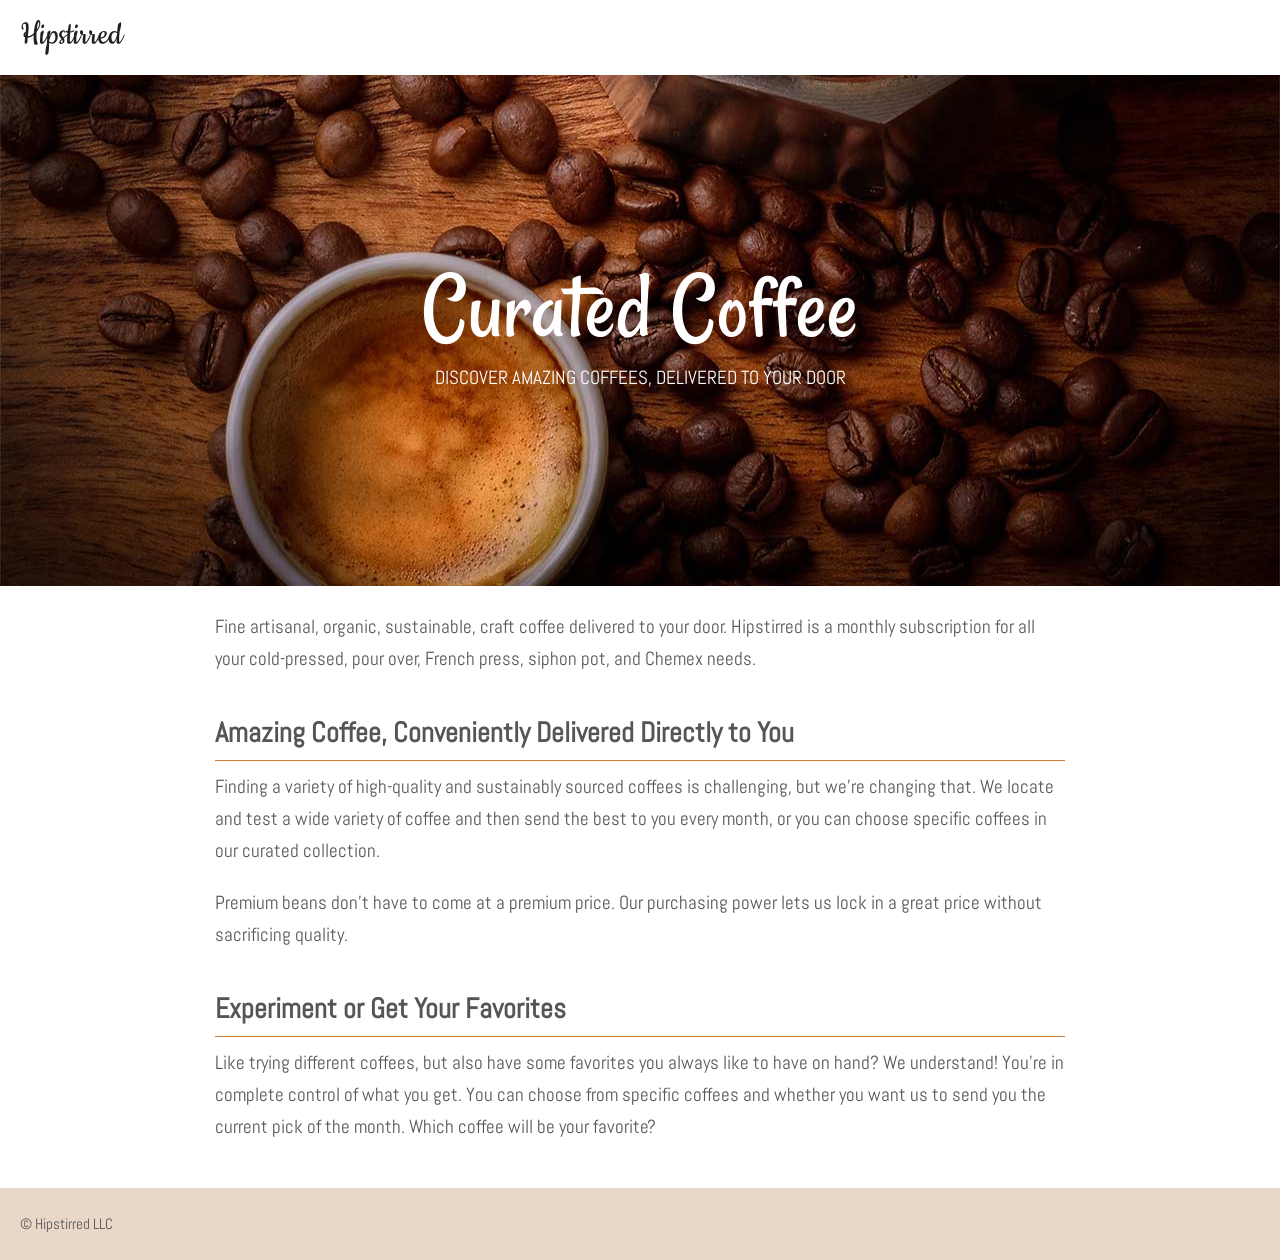
<file: Hipstirred Box Model Done/index.html>
<!DOCTYPE html>
<html lang="en">
<head>
	<meta charset="UTF-8">
	<meta name="viewport" content="width=device-width, initial-scale=1">
	<title>Great coffee, delivered to your door - Hipstirred</title>
	<link rel="preconnect" href="https://fonts.googleapis.com">
	<link rel="preconnect" href="https://fonts.gstatic.com" crossorigin>
	<link href="https://fonts.googleapis.com/css2?family=Abel&family=Rancho&display=swap" rel="stylesheet">
	<link rel="stylesheet" href="main.css">
</head>
<body>
	<div class="wrapper">
		<header>
			<img src="images/logo.svg" height="35" width="105" alt="Hipstirred">
		</header>
		<div class="hero">
			<h1>Curated Coffee</h1>
			<p>Discover amazing coffees, delivered to your door</p>
		</div>
		<main>
			<p>Fine artisanal, organic, sustainable, craft coffee delivered to your door. Hipstirred is a monthly subscription for all your cold-pressed, pour over, French press, siphon pot, and Chemex needs.</p>

			<h2>Amazing Coffee, Conveniently Delivered Directly to You</h2>
			<p>Finding a variety of high-quality and sustainably sourced coffees is challenging, but we’re changing that. We locate and test a wide variety of coffee and then send the best to you every month, or you can choose specific coffees in our curated collection.</p>
			<p>Premium beans don’t have to come at a premium price. Our purchasing power lets us lock in a great price without sacrificing quality.</p>
			
			<h2>Experiment or Get Your Favorites</h2>
			<p>Like trying different coffees, but also have some favorites you always like to have on hand? We understand! You’re in complete control of what you get. You can choose from specific coffees and whether you want us to send you the current pick of the month. Which coffee will be your favorite?</p>
		</main>
	</div>
	<footer>
		<div class="wrapper">
			<p>© Hipstirred LLC</p>
		</div>
	</footer>
</body>
</html>
</file>
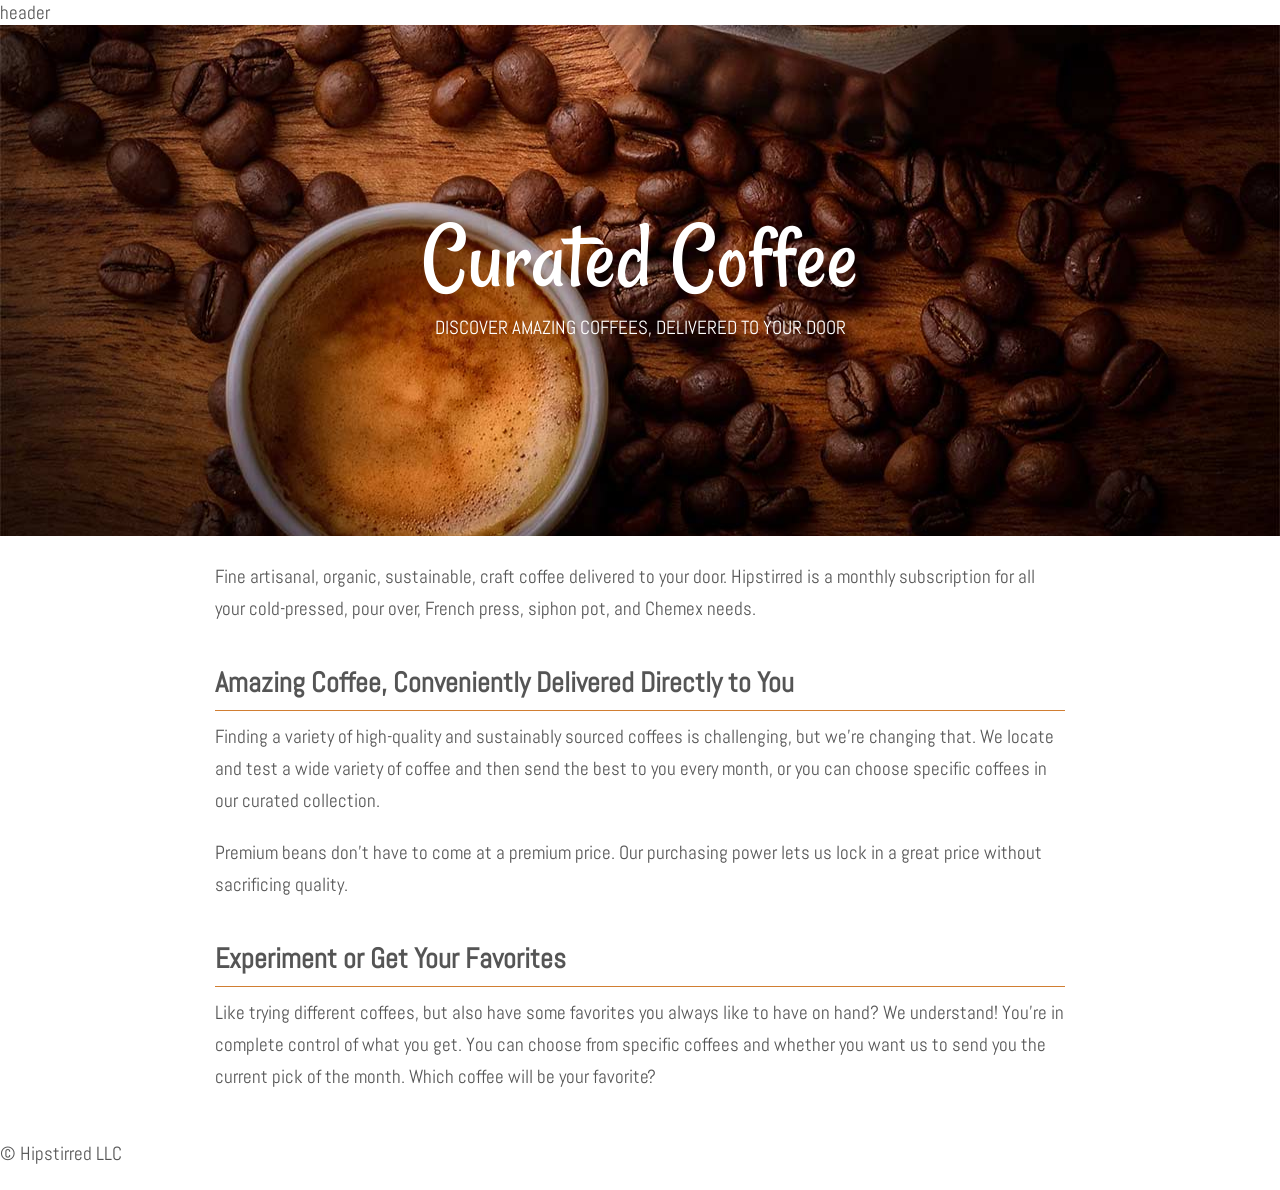
<file: Hipstirred Box Model/index.html>
<!DOCTYPE html>
<html lang="en">
<head>
	<meta charset="UTF-8">
	<meta name="viewport" content="width=device-width, initial-scale=1">
	<title>Great coffee, delivered to your door - Hipstirred</title>
	<link rel="preconnect" href="https://fonts.googleapis.com">
	<link rel="preconnect" href="https://fonts.gstatic.com" crossorigin>
	<link href="https://fonts.googleapis.com/css2?family=Abel&family=Rancho&display=swap" rel="stylesheet">
	<link rel="stylesheet" href="main.css">
</head>
<body>
	<header>header</header>
	<div class="hero">
		<h1>Curated Coffee</h1>
		<p>Discover amazing coffees, delivered to your door</p>
	</div>
	<main>
		<p>Fine artisanal, organic, sustainable, craft coffee delivered to your door. Hipstirred is a monthly subscription for all your cold-pressed, pour over, French press, siphon pot, and Chemex needs.</p>

		<h2>Amazing Coffee, Conveniently Delivered Directly to You</h2>
		<p>Finding a variety of high-quality and sustainably sourced coffees is challenging, but we’re changing that. We locate and test a wide variety of coffee and then send the best to you every month, or you can choose specific coffees in our curated collection.</p>
		<p>Premium beans don’t have to come at a premium price. Our purchasing power lets us lock in a great price without sacrificing quality.</p>

		<h2>Experiment or Get Your Favorites</h2>
		<p>Like trying different coffees, but also have some favorites you always like to have on hand? We understand! You’re in complete control of what you get. You can choose from specific coffees and whether you want us to send you the current pick of the month. Which coffee will be your favorite?</p>
	</main>
	<footer>
		<p>© Hipstirred LLC</p>
	</footer>
</body>
</html>
</file>
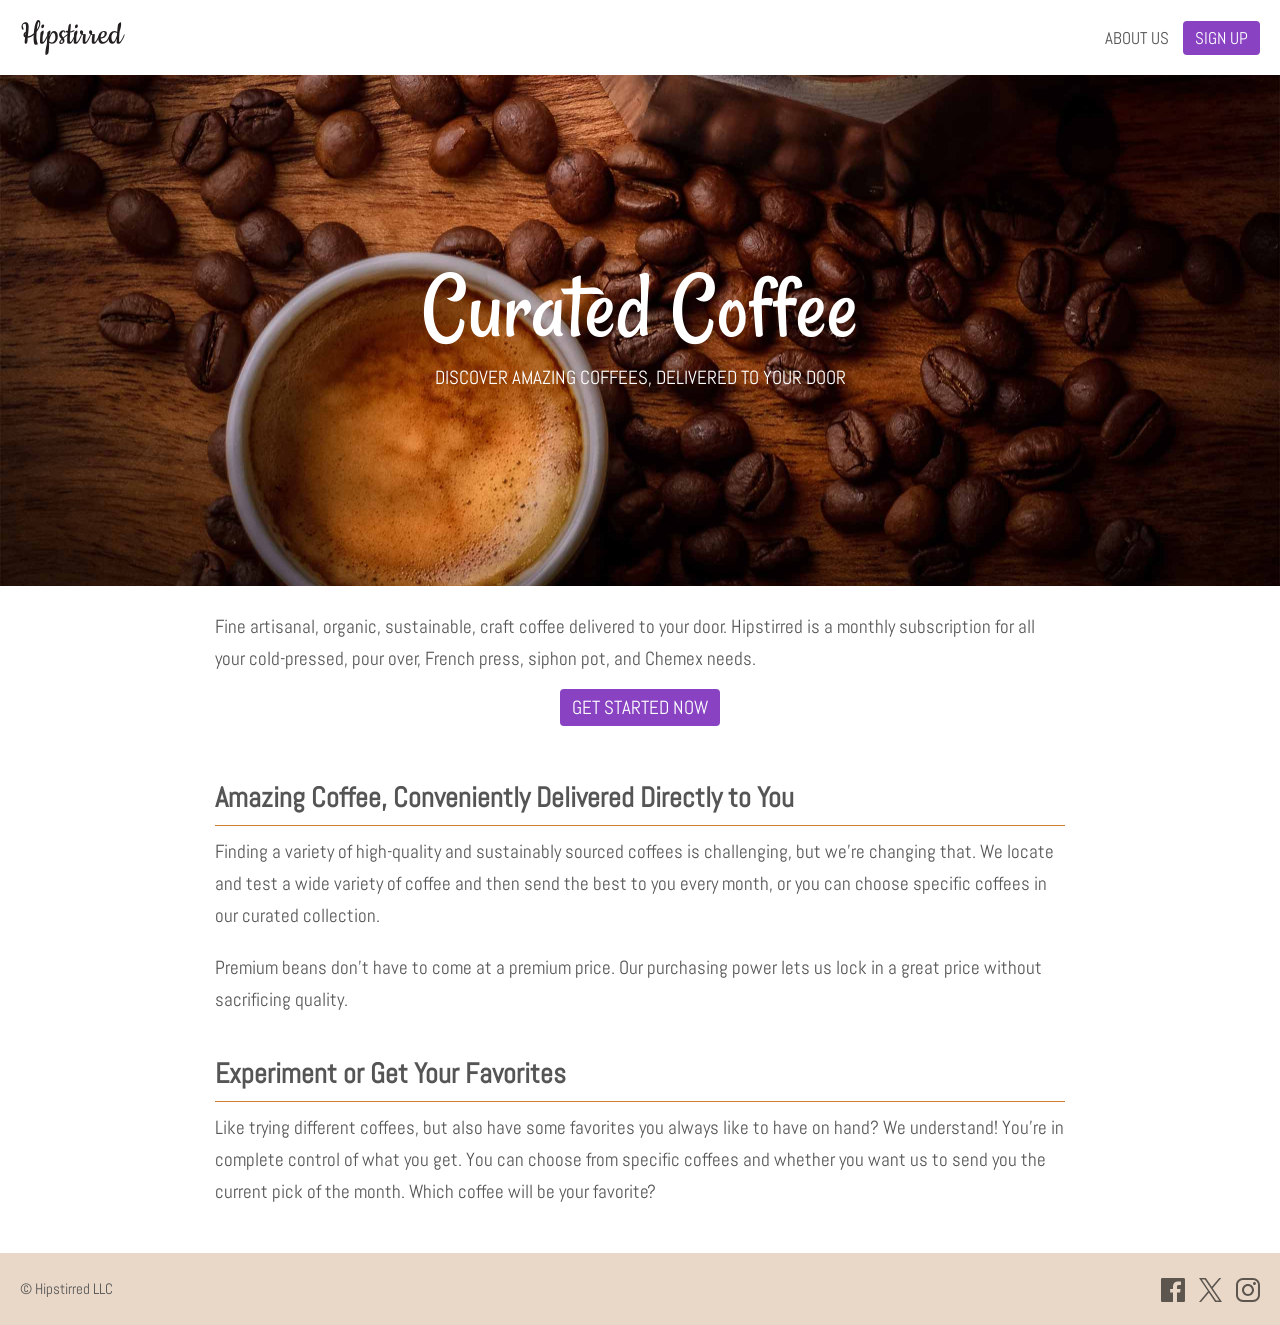
<file: Hipstirred CSS Buttons Done/index.html>
<!DOCTYPE html>
<html lang="en">
<head>
	<meta charset="UTF-8">
	<meta name="viewport" content="width=device-width, initial-scale=1">
	<title>Great coffee, delivered to your door - Hipstirred</title>
	<link rel="preconnect" href="https://fonts.googleapis.com">
	<link rel="preconnect" href="https://fonts.gstatic.com" crossorigin>
	<link href="https://fonts.googleapis.com/css2?family=Abel&family=Rancho&display=swap" rel="stylesheet">
	<link rel="stylesheet" href="main.css">
</head>
<body>
	<div class="wrapper">
		<header>
			<img src="images/logo.svg" height="35" width="105" alt="Hipstirred">
			<nav>
				<ul>
					<li><a href="about.html">About Us</a></li>
					<li><a href="signup.html" class="button">Sign Up</a></li>
				</ul>
			</nav>
		</header>
		<div class="hero">
			<h1>Curated Coffee</h1>
			<p>Discover amazing coffees, delivered to your door</p>
		</div>
		<main>
			<p>Fine artisanal, organic, sustainable, craft coffee delivered to your door. Hipstirred is a monthly subscription for all your cold-pressed, pour over, French press, siphon pot, and Chemex needs.</p>
			
			<div class="call-to-action">
				<a href="signup.html" class="button">Get Started Now</a>
			</div>

			<h2>Amazing Coffee, Conveniently Delivered Directly to You</h2>
			<p>Finding a variety of high-quality and sustainably sourced coffees is challenging, but we’re changing that. We locate and test a wide variety of coffee and then send the best to you every month, or you can choose specific coffees in our curated collection.</p>
			<p>Premium beans don’t have to come at a premium price. Our purchasing power lets us lock in a great price without sacrificing quality.</p>
			
			<h2>Experiment or Get Your Favorites</h2>
			<p>Like trying different coffees, but also have some favorites you always like to have on hand? We understand! You’re in complete control of what you get. You can choose from specific coffees and whether you want us to send you the current pick of the month. Which coffee will be your favorite?</p>
		</main>
	</div>
	<footer>
		<div class="wrapper">
			<p>© Hipstirred LLC</p>
			<div class="social">
				<a href="https://www.facebook.com">
					<img src="images/social-icons/facebook.svg" width="24" height="24" alt="Facebook">
				</a>
				<a href="https://x.com">
					<img src="images/social-icons/x.svg" width="23" height="24" alt="X">
				</a>
				<a href="https://www.instagram.com">
					<img src="images/social-icons/instagram.svg" width="24" height="24" alt="Instagram">
				</a>
			</div>
		</div>
	</footer>
</body>
</html>
</file>
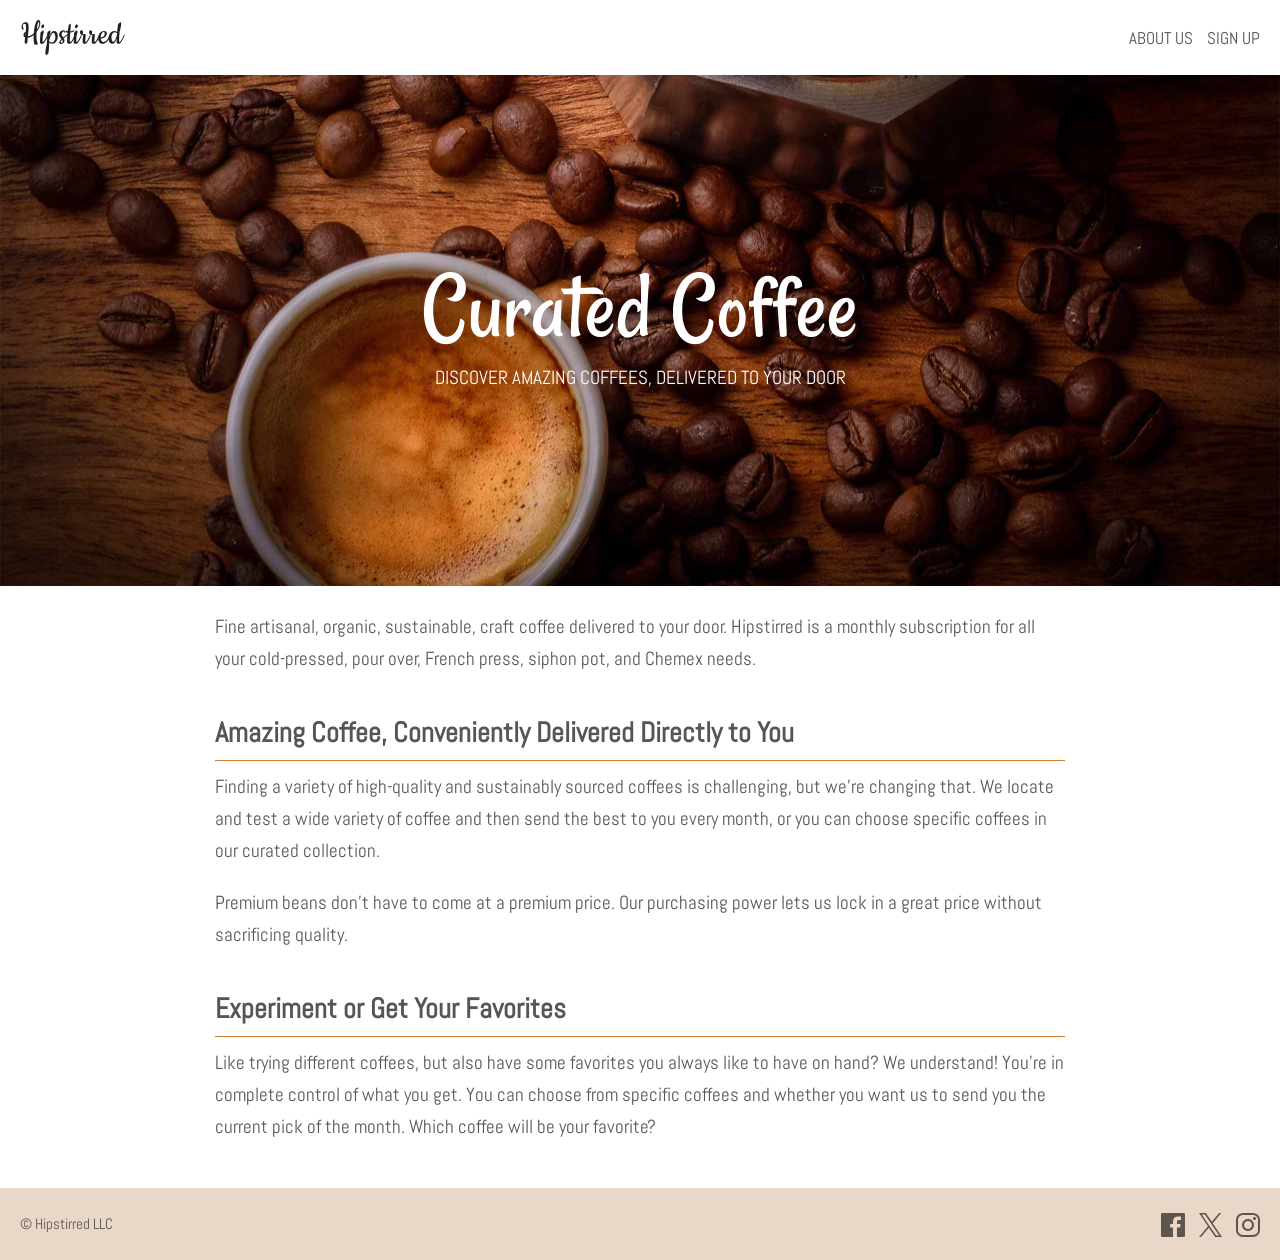
<file: Hipstirred CSS Buttons/index.html>
<!DOCTYPE html>
<html lang="en">
<head>
	<meta charset="UTF-8">
	<meta name="viewport" content="width=device-width, initial-scale=1">
	<title>Great coffee, delivered to your door - Hipstirred</title>
	<link rel="preconnect" href="https://fonts.googleapis.com">
	<link rel="preconnect" href="https://fonts.gstatic.com" crossorigin>
	<link href="https://fonts.googleapis.com/css2?family=Abel&family=Rancho&display=swap" rel="stylesheet">
	<link rel="stylesheet" href="main.css">
</head>
<body>
	<div class="wrapper">
		<header>
			<img src="images/logo.svg" height="35" width="105" alt="Hipstirred">
			<nav>
				<ul>
					<li><a href="about.html">About Us</a></li>
					<li><a href="signup.html">Sign Up</a></li>
				</ul>
			</nav>
		</header>
		<div class="hero">
			<h1>Curated Coffee</h1>
			<p>Discover amazing coffees, delivered to your door</p>
		</div>
		<main>
			<p>Fine artisanal, organic, sustainable, craft coffee delivered to your door. Hipstirred is a monthly subscription for all your cold-pressed, pour over, French press, siphon pot, and Chemex needs.</p>
			
			<h2>Amazing Coffee, Conveniently Delivered Directly to You</h2>
			<p>Finding a variety of high-quality and sustainably sourced coffees is challenging, but we’re changing that. We locate and test a wide variety of coffee and then send the best to you every month, or you can choose specific coffees in our curated collection.</p>
			<p>Premium beans don’t have to come at a premium price. Our purchasing power lets us lock in a great price without sacrificing quality.</p>
			
			<h2>Experiment or Get Your Favorites</h2>
			<p>Like trying different coffees, but also have some favorites you always like to have on hand? We understand! You’re in complete control of what you get. You can choose from specific coffees and whether you want us to send you the current pick of the month. Which coffee will be your favorite?</p>
		</main>
	</div>
	<footer>
		<div class="wrapper">
			<p>© Hipstirred LLC</p>
			<div class="social">
				<a href="https://www.facebook.com">
					<img src="images/social-icons/facebook.svg" width="24" height="24" alt="Facebook">
				</a>
				<a href="https://x.com">
					<img src="images/social-icons/x.svg" width="23" height="24" alt="X">
				</a>
				<a href="https://www.instagram.com">
					<img src="images/social-icons/instagram.svg" width="24" height="24" alt="Instagram">
				</a>
			</div>
		</div>
	</footer>
</body>
</html>
</file>
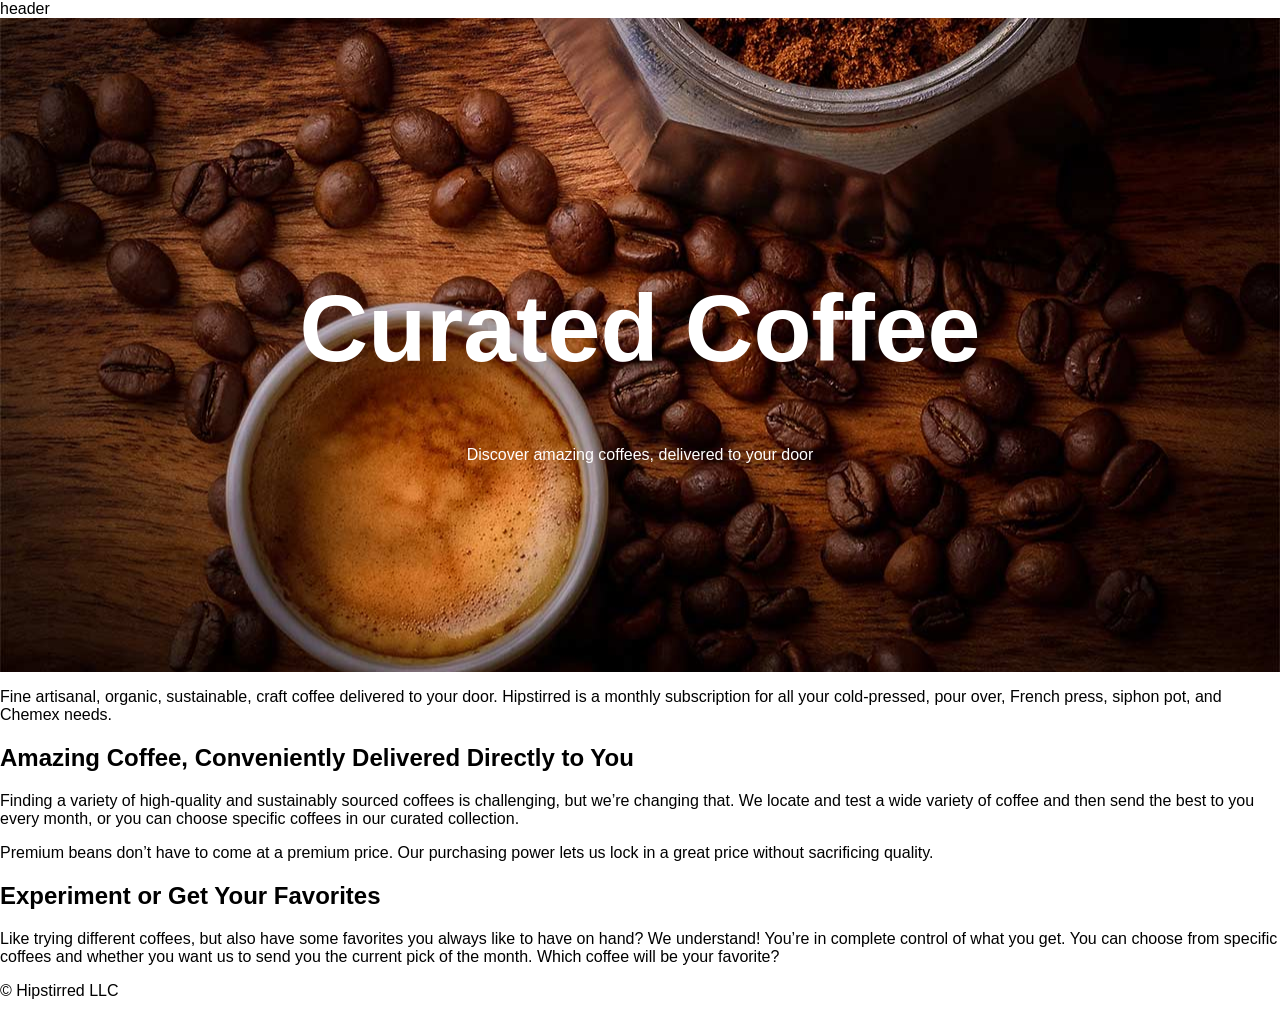
<file: Hipstirred Custom Fonts/index.html>
<!DOCTYPE html>
<html lang="en">
<head>
	<meta charset="UTF-8">
	<meta name="viewport" content="width=device-width, initial-scale=1">
	<title>Great coffee, delivered to your door - Hipstirred</title>
	<link rel="stylesheet" href="main.css">
</head>
<body>
	<header>header</header>
	<div class="hero">
		<h1>Curated Coffee</h1>
		<p>Discover amazing coffees, delivered to your door</p>
	</div>
	<main>
		<p>Fine artisanal, organic, sustainable, craft coffee delivered to your door. Hipstirred is a monthly subscription for all your cold-pressed, pour over, French press, siphon pot, and Chemex needs.</p>

		<h2>Amazing Coffee, Conveniently Delivered Directly to You</h2>
		<p>Finding a variety of high-quality and sustainably sourced coffees is challenging, but we’re changing that. We locate and test a wide variety of coffee and then send the best to you every month, or you can choose specific coffees in our curated collection.</p>
		<p>Premium beans don’t have to come at a premium price. Our purchasing power lets us lock in a great price without sacrificing quality.</p>

		<h2>Experiment or Get Your Favorites</h2>
		<p>Like trying different coffees, but also have some favorites you always like to have on hand? We understand! You’re in complete control of what you get. You can choose from specific coffees and whether you want us to send you the current pick of the month. Which coffee will be your favorite?</p>
	</main>
	<footer>
		<p>© Hipstirred LLC</p>
	</footer>
</body>
</html>
</file>
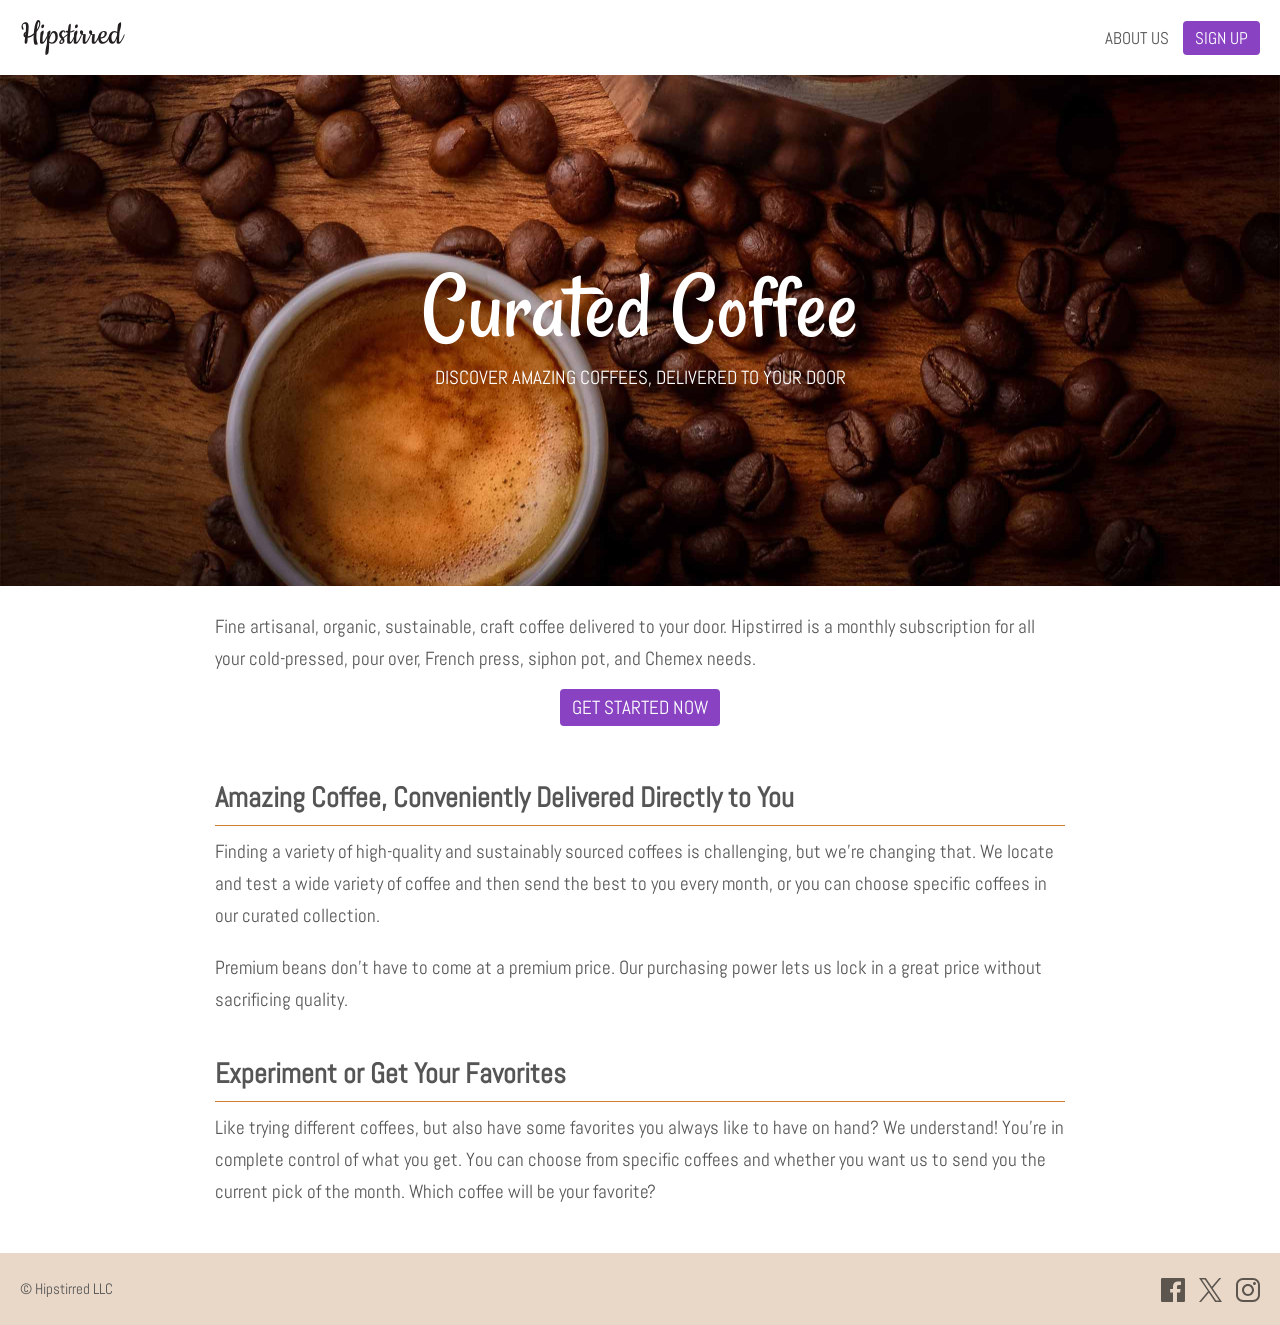
<file: Hipstirred Form Style Done/index.html>
<!DOCTYPE html>
<html lang="en">
<head>
	<meta charset="UTF-8">
	<meta name="viewport" content="width=device-width, initial-scale=1">
	<title>Great coffee, delivered to your door - Hipstirred</title>
	<link rel="preconnect" href="https://fonts.googleapis.com">
	<link rel="preconnect" href="https://fonts.gstatic.com" crossorigin>
	<link href="https://fonts.googleapis.com/css2?family=Abel&family=Rancho&display=swap" rel="stylesheet">
	<link rel="stylesheet" href="main.css">
</head>
<body>
	<div class="wrapper">
		<header>
			<a href="index.html"><img src="images/logo.svg" height="35" width="105" alt="Hipstirred"></a>
			<nav>
				<ul>
					<li><a href="about.html">About Us</a></li>
					<li><a href="signup.html" class="button">Sign Up</a></li>
				</ul>
			</nav>
		</header>
		<div class="hero">
			<h1>Curated Coffee</h1>
			<p>Discover amazing coffees, delivered to your door</p>
		</div>
		<main>
			<p>Fine artisanal, organic, sustainable, craft coffee delivered to your door. Hipstirred is a monthly subscription for all your cold-pressed, pour over, French press, siphon pot, and Chemex needs.</p>

			<div class="call-to-action">
				<a href="signup.html" class="button">Get Started Now</a>
			</div>
			
			<h2>Amazing Coffee, Conveniently Delivered Directly to You</h2>
			<p>Finding a variety of high-quality and sustainably sourced coffees is challenging, but we’re changing that. We locate and test a wide variety of coffee and then send the best to you every month, or you can choose specific coffees in our curated collection.</p>
			<p>Premium beans don’t have to come at a premium price. Our purchasing power lets us lock in a great price without sacrificing quality.</p>
			
			<h2>Experiment or Get Your Favorites</h2>
			<p>Like trying different coffees, but also have some favorites you always like to have on hand? We understand! You’re in complete control of what you get. You can choose from specific coffees and whether you want us to send you the current pick of the month. Which coffee will be your favorite?</p>
		</main>
	</div>
	<footer>
		<div class="wrapper">
			<p>© Hipstirred LLC</p>
			<div class="social">
				<a href="https://www.facebook.com">
					<img src="images/social-icons/facebook.svg" width="24" height="24" alt="Facebook">
				</a>
				<a href="https://x.com">
					<img src="images/social-icons/x.svg" width="23" height="24" alt="X">
				</a>
				<a href="https://www.instagram.com">
					<img src="images/social-icons/instagram.svg" width="24" height="24" alt="Instagram">
				</a>
			</div>
		</div>
	</footer>
</body>
</html>
</file>
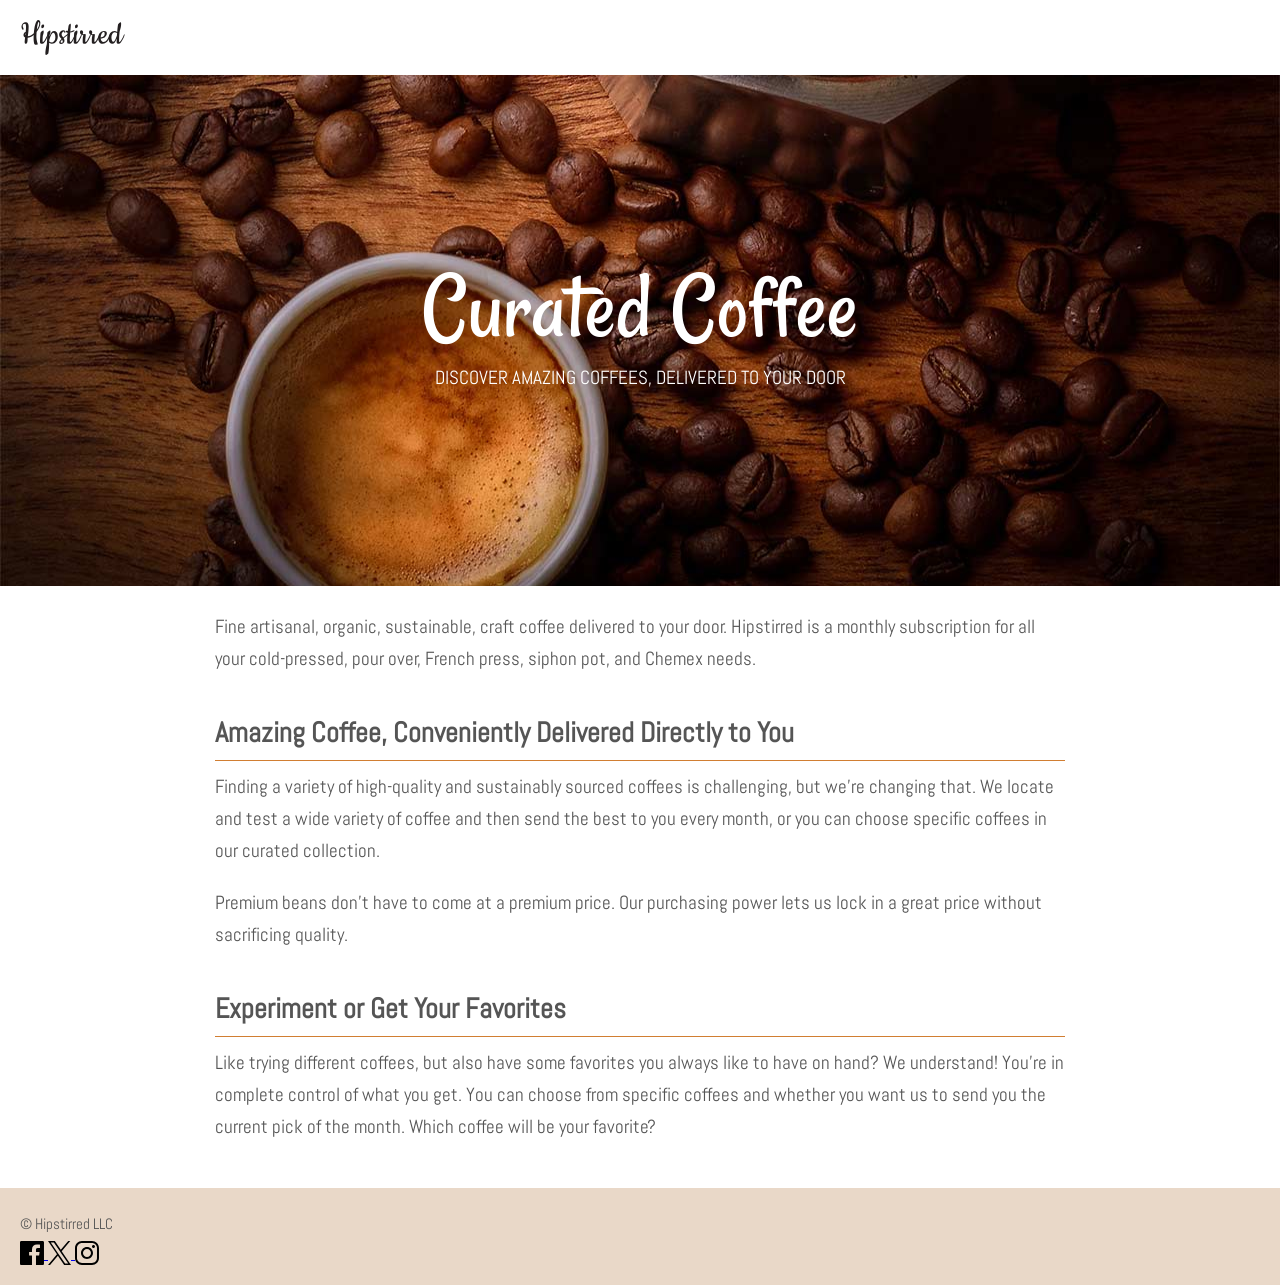
<file: Hipstirred Navbar Layout/index.html>
<!DOCTYPE html>
<html lang="en">
<head>
	<meta charset="UTF-8">
	<meta name="viewport" content="width=device-width, initial-scale=1">
	<title>Great coffee, delivered to your door - Hipstirred</title>
	<link rel="preconnect" href="https://fonts.googleapis.com">
	<link rel="preconnect" href="https://fonts.gstatic.com" crossorigin>
	<link href="https://fonts.googleapis.com/css2?family=Abel&family=Rancho&display=swap" rel="stylesheet">
	<link rel="stylesheet" href="main.css">
</head>
<body>
	<div class="wrapper">
		<header>
			<img src="images/logo.svg" height="35" width="105" alt="Hipstirred">
		</header>
		<div class="hero">
			<h1>Curated Coffee</h1>
			<p>Discover amazing coffees, delivered to your door</p>
		</div>
		<main>
			<p>Fine artisanal, organic, sustainable, craft coffee delivered to your door. Hipstirred is a monthly subscription for all your cold-pressed, pour over, French press, siphon pot, and Chemex needs.</p>
			
			<h2>Amazing Coffee, Conveniently Delivered Directly to You</h2>
			<p>Finding a variety of high-quality and sustainably sourced coffees is challenging, but we’re changing that. We locate and test a wide variety of coffee and then send the best to you every month, or you can choose specific coffees in our curated collection.</p>
			<p>Premium beans don’t have to come at a premium price. Our purchasing power lets us lock in a great price without sacrificing quality.</p>
			
			<h2>Experiment or Get Your Favorites</h2>
			<p>Like trying different coffees, but also have some favorites you always like to have on hand? We understand! You’re in complete control of what you get. You can choose from specific coffees and whether you want us to send you the current pick of the month. Which coffee will be your favorite?</p>
		</main>
	</div>
	<footer>
		<div class="wrapper">
			<p>© Hipstirred LLC</p>
			<div class="social">
				<a href="https://www.facebook.com">
					<img src="images/social-icons/facebook.svg" width="24" height="24" alt="Facebook">
				</a>
				<a href="https://x.com">
					<img src="images/social-icons/x.svg" width="23" height="24" alt="X">
				</a>
				<a href="https://www.instagram.com">
					<img src="images/social-icons/instagram.svg" width="24" height="24" alt="Instagram">
				</a>
			</div>
		</div>
	</footer>
</body>
</html>
</file>
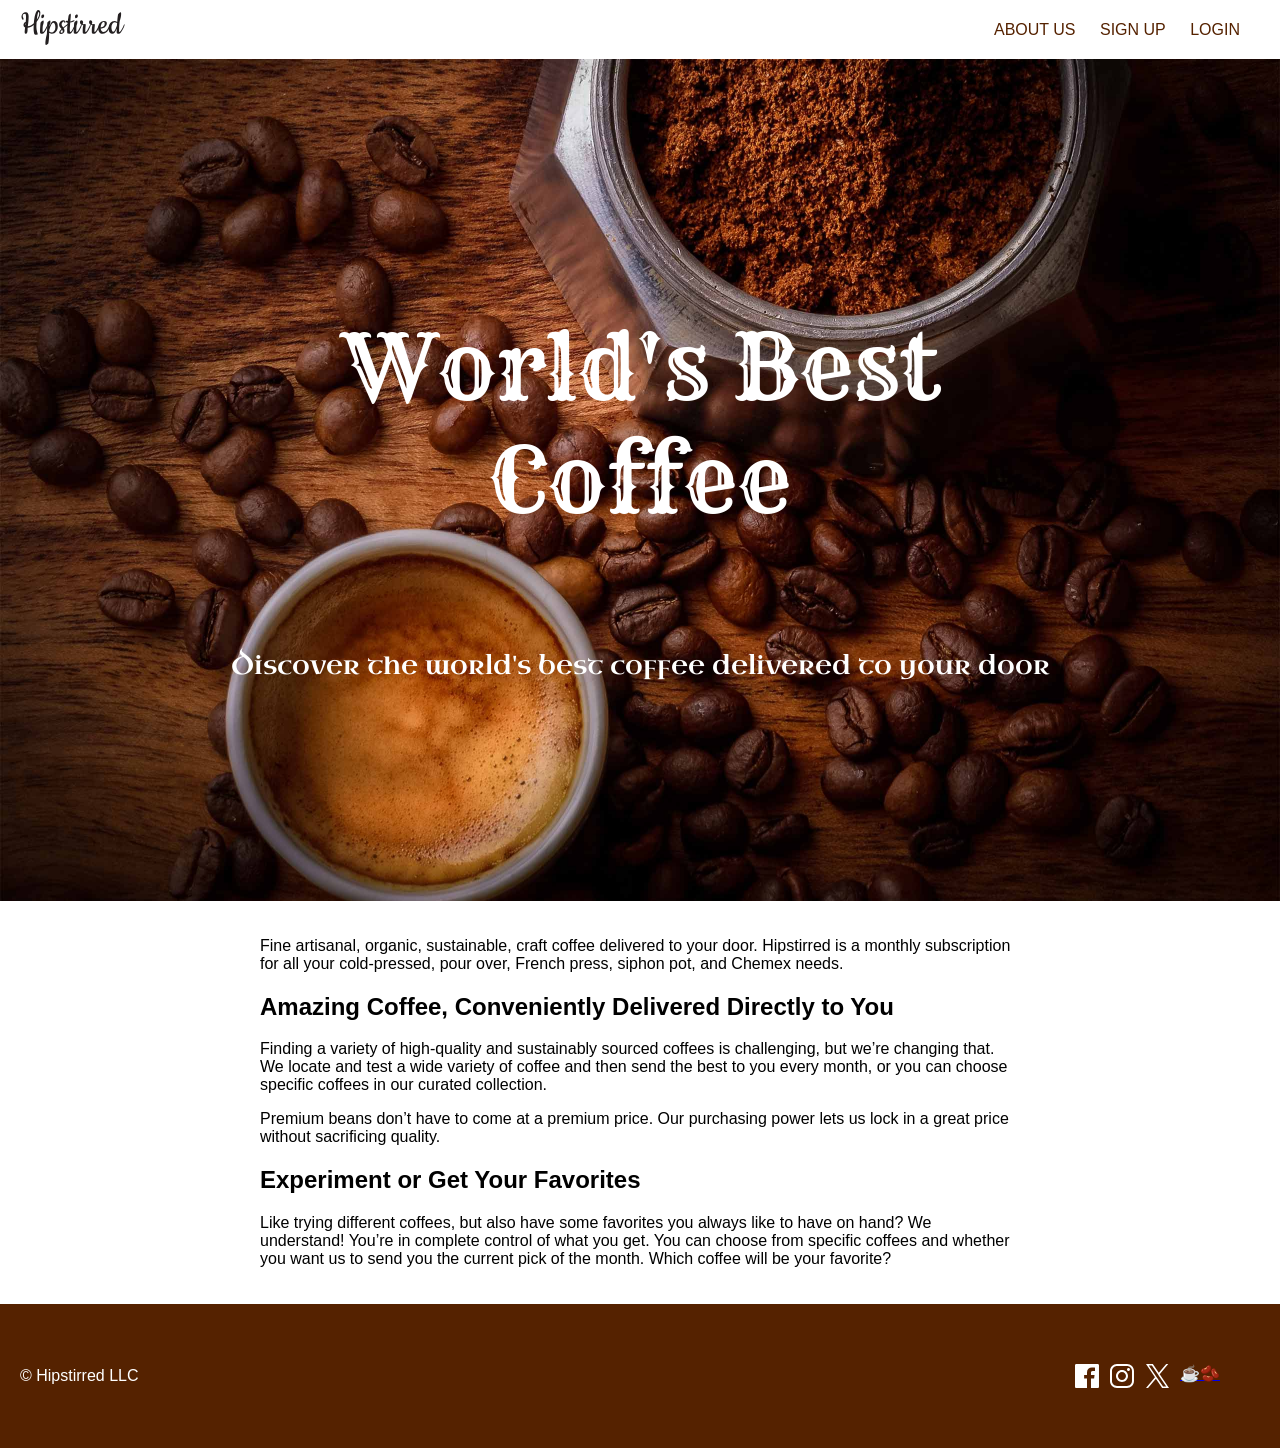
<file: Hipstirred/index.html>
<!DOCTYPE html>
<html lang="en">
<head>
	<meta charset="UTF-8">
	<meta name="viewport" content="width=device-width, initial-scale=1.0">
	<title>Hipstirred - The Hipster Coffee Shop</title>

	<!-- CONNECTS TO AND GETS OUR GOOGLE FONTS -->
	<link rel="preconnect" href="https://fonts.googleapis.com">
	<link rel="preconnect" href="https://fonts.gstatic.com" crossorigin>
	<link href="https://fonts.googleapis.com/css2?family=Kablammo&family=Rye&family=Uncial+Antiqua&display=swap" rel="stylesheet">

	<link rel="stylesheet" href="main.css">
</head>
<body>

	<!-- NAV -->

	<nav>
		<a href="#">
			<img src="images/logo.svg" alt="Hipstirred Logo" width="105" height="35">
		</a>

		<flex>
			<a href="#">about us</a>
			<a href="#">sign up</a>
			<a href="#">login</a>
		</flex>
	</nav>

	<!-- HEADER -->
	
	<header>
		<h1><span>World's</span> <span>Best</span> <span>Coffee</span></h1>
		<p>Discover the world's best coffee delivered to your door</p>
	</header>

	<div id="wrapper"> <!-- BEGIN WRAPPER -->

		<!-- MAIN -->
		<main>
			<p>Fine artisanal, organic, sustainable, craft coffee delivered to your door. Hipstirred is a monthly subscription for all your cold-pressed, pour over, French press, siphon pot, and Chemex needs.</p>
	
			<h2>Amazing Coffee, Conveniently Delivered Directly to You</h2>
			<p>Finding a variety of high-quality and sustainably sourced coffees is challenging, but we’re changing that. We locate and test a wide variety of coffee and then send the best to you every month, or you can choose specific coffees in our curated collection.</p>
			<p>Premium beans don’t have to come at a premium price. Our purchasing power lets us lock in a great price without sacrificing quality.</p>
	
			<h2>Experiment or Get Your Favorites</h2>
			<p>Like trying different coffees, but also have some favorites you always like to have on hand? We understand! You’re in complete control of what you get. You can choose from specific coffees and whether you want us to send you the current pick of the month. Which coffee will be your favorite?</p>
		</main>

	</div> <!-- END WRAPPER -->
	
	<!-- FOOTER -->
	<footer>

		<p>© Hipstirred LLC</p>

		<div class="social-link">

			<a href="#">
				<img src="images/social-icons/facebook.svg" alt="Facebook">
			</a>
	
			<a href="#">
				<img src="images/social-icons/instagram.svg" alt="Instagram">
			</a>
	
			<a href="#">
				<img src="images/social-icons/x.svg" alt="X">
			</a>

			<a href="#">☕🫘</a>

		</div>


	</footer>
	
</body>
</html>
</file>
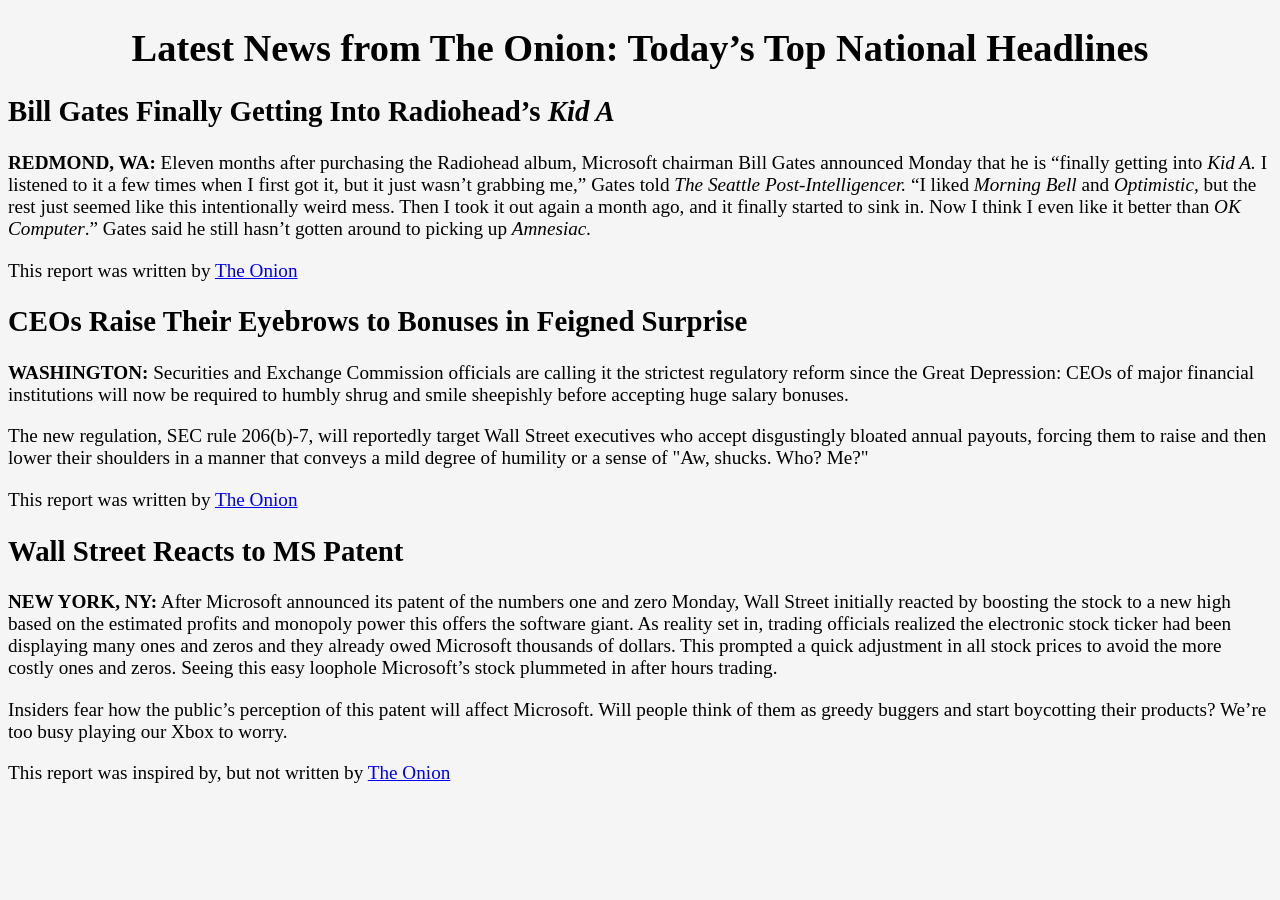
<file: News Website/index.html>
<!DOCTYPE html>
<html lang="en">
<head>
	<meta charset="UTF-8">
	<title>The Onion - Today’s Top Stories</title>
	<link rel="stylesheet" href="style/microsoft.css">
</head>
<body>
	<h1>
		Latest News from The Onion:
		Today’s Top National Headlines
	</h1>
	
	<h2>Bill Gates Finally Getting Into Radiohead’s <em>Kid A</em></h2>
	<p><strong>REDMOND, WA:</strong> Eleven months after purchasing the Radiohead album, Microsoft chairman Bill Gates announced Monday that he is “finally getting into <em>Kid A.</em> I listened to it a few times when I first got it, but it just wasn’t grabbing me,” Gates told <em>The Seattle Post-Intelligencer.</em> “I liked <em>Morning Bell</em> and <em>Optimistic,</em> but the rest just seemed like this intentionally weird mess. Then I took it out again a month ago, and it finally started to sink in. Now I think I even like it better than <em>OK Computer</em>.” Gates said he still hasn’t gotten around to picking up <em>Amnesiac.</em></p>
	<p>This report was written by <a href="https://www.theonion.com" target="_blank">The Onion</a></p>
	
	<h2>CEOs Raise Their Eyebrows to Bonuses in Feigned Surprise</h2>
	<p><strong>WASHINGTON:</strong> Securities and Exchange Commission officials are calling it the strictest regulatory reform since the Great Depression: CEOs of major financial institutions will now be required to humbly shrug and smile sheepishly before accepting huge salary bonuses.</p>
	<p>The new regulation, SEC rule 206(b)-7, will reportedly target Wall Street executives who accept disgustingly bloated annual payouts, forcing them to raise and then lower their shoulders in a manner that conveys a mild degree of humility or a sense of "Aw, shucks. Who? Me?"</p>
	<p>This report was written by <a href="https://www.theonion.com" target="_blank">The Onion</a></p>
	
	<h2>Wall Street Reacts to MS Patent</h2>
	<p><strong>NEW YORK, NY:</strong> After Microsoft announced its patent of the numbers one and zero Monday, Wall Street initially reacted by boosting the stock to a new high based on the estimated profits and monopoly power this offers the software giant. As reality set in, trading officials realized the electronic stock ticker had been displaying many ones and zeros and they already owed Microsoft thousands of dollars. This prompted a quick adjustment in all stock prices to avoid the more costly ones and zeros. Seeing this easy loophole Microsoft’s stock plummeted in after hours trading.</p>
	<p>Insiders fear how the public’s perception of this patent will affect Microsoft. Will people think of them as greedy buggers and start boycotting their products? We’re too busy playing our Xbox to worry.</p>
	<p>This report was inspired by, but not written by <a href="https://www.theonion.com" target="_blank">The Onion</a></p>
</body>
</html>
</file>
<file: Hipstirred Box Model Done/main.css>
body {
	font-family: "Abel", sans-serif;
	font-size: 19px;
	color: #555;
	margin: 0;
}
img {
	vertical-align: bottom;
}
h1 {
	font-family: "Rancho", sans-serif;
	font-size: 95px;
	line-height: 85px;
	font-weight: 400;
	margin-top: 0;
	margin-bottom: 10px;
}
h2 {
	font-size: 28px;
	border-bottom: 1px solid #d17e32;
	padding-bottom: 10px;
	margin-top: 40px;
	margin-bottom: 10px;
}
p {
	line-height: 32px;
	margin-top: 0;
	margin-bottom: 20px;
}
.wrapper {
	max-width: 1280px;
	margin: auto;
}
header {
	padding: 20px;
}
.hero {
	text-align: center;
	padding: 15%;
	color: #fff;
	background-color: #520;
	background-image: url(images/hero.jpg);
	background-position: center 75%;
	background-size: cover;
}
.hero p {
	text-transform: uppercase;
	margin: 0;
}
main {
	max-width: 850px;
	padding: 25px;
	margin: auto;
}
footer {
	background-color: #e9d8c8;
	padding: 20px;
}
footer p {
	margin: 0;
	font-size: 15px;
}
</file>
<file: Hipstirred Box Model/main.css>
body {
	font-family: "Abel", sans-serif;
	font-size: 19px;
	color: #555;
	margin: 0;
}
h1 {
	font-family: "Rancho", sans-serif;
	font-size: 95px;
	line-height: 85px;
	font-weight: 400;
	margin-top: 0;
	margin-bottom: 10px;
}
h2 {
	font-size: 28px;
	border-bottom: 1px solid #d17e32;
	padding-bottom: 10px;
	margin-top: 40px;
	margin-bottom: 10px;
}
p {
	line-height: 32px;
	margin-top: 0;
	margin-bottom: 20px;
}
.hero {
	text-align: center;
	padding: 15%;
	color: #fff;
	background-color: #520;
	background-image: url(images/hero.jpg);
	background-position: center 75%;
	background-size: cover;
}
.hero p {
	text-transform: uppercase;
	margin: 0;
}
main {
	max-width: 850px;
	padding: 25px;
	margin: auto;
}
</file>
<file: Hipstirred CSS Buttons Done/main.css>
body {
	font-family: "Abel", sans-serif;
	font-size: 19px;
	color: #555;
	margin: 0;
}
img {
	vertical-align: bottom;
}
h1 {
	font-family: "Rancho", sans-serif;
	font-size: 95px;
	line-height: 85px;
	font-weight: 400;
	margin-top: 0;
	margin-bottom: 10px;
}
h2 {
	font-size: 28px;
	border-bottom: 1px solid #d17e32;
	padding-bottom: 10px;
	margin-top: 40px;
	margin-bottom: 10px;
}
p {
	line-height: 32px;
	margin-top: 0;
	margin-bottom: 20px;
}
.wrapper {
	max-width: 1280px;
	margin: auto;
}
.button {
	background-color: #8842c2;
	color: #fff;
	padding-top: 6px;
	padding-bottom: 6px;
	padding-right: 12px;
	padding-left: 12px;
	border-radius: 4px;
	text-transform: uppercase;
	text-decoration: none;
}
.call-to-action {
	text-align: center;
	margin-bottom: 60px;
}
header {
	padding: 20px;
	display: flex;
	align-items: center;
}
nav {
	margin-left: auto;
}
nav ul {
	list-style-type: none;
	margin: 0;
	padding: 0;
}
nav li {
	display: inline;
	margin-left: 10px;
}
nav a {
	color: #555;
	text-decoration: none;
	font-size: 17px;
	text-transform: uppercase;
}
.hero {
	text-align: center;
	padding: 15%;
	color: #fff;
	background-color: #520;
	background-image: url(images/hero@2x.jpg);
	background-position: center 75%;
	background-size: cover;
}
.hero p {
	text-transform: uppercase;
	margin: 0;
}
main {
	max-width: 850px;
	padding: 25px;
	margin: auto;
}
footer {
	background-color: #e9d8c8;
	padding: 20px;
}
footer .wrapper {
	display: flex;
	align-items: center;
}
footer p {
	margin: 0;
	font-size: 15px;
}
.social {
	margin-left: auto;
}
.social a {
	text-decoration: none;
	margin-left: 10px;
	opacity: .6;
}
</file>
<file: Hipstirred CSS Buttons/main.css>
body {
	font-family: "Abel", sans-serif;
	font-size: 19px;
	color: #555;
	margin: 0;
}
img {
	vertical-align: bottom;
}
h1 {
	font-family: "Rancho", sans-serif;
	font-size: 95px;
	line-height: 85px;
	font-weight: 400;
	margin-top: 0;
	margin-bottom: 10px;
}
h2 {
	font-size: 28px;
	border-bottom: 1px solid #d17e32;
	padding-bottom: 10px;
	margin-top: 40px;
	margin-bottom: 10px;
}
p {
	line-height: 32px;
	margin-top: 0;
	margin-bottom: 20px;
}
.wrapper {
	max-width: 1280px;
	margin: auto;
}
header {
	padding: 20px;
	display: flex;
	align-items: center;
}
nav {
	margin-left: auto;
}
nav ul {
	list-style-type: none;
	margin: 0;
	padding: 0;
}
nav li {
	display: inline;
	margin-left: 10px;
}
nav a {
	color: #555;
	text-decoration: none;
	font-size: 17px;
	text-transform: uppercase;
}
.hero {
	text-align: center;
	padding: 15%;
	color: #fff;
	background-color: #520;
	background-image: url(images/hero@2x.jpg);
	background-position: center 75%;
	background-size: cover;
}
.hero p {
	text-transform: uppercase;
	margin: 0;
}
main {
	max-width: 850px;
	padding: 25px;
	margin: auto;
}
footer {
	background-color: #e9d8c8;
	padding: 20px;
}
footer .wrapper {
	display: flex;
	align-items: center;
}
footer p {
	margin: 0;
	font-size: 15px;
}
.social {
	margin-left: auto;
}
.social a {
	text-decoration: none;
	margin-left: 10px;
	opacity: .6;
}
</file>
<file: Hipstirred Custom Fonts/main.css>
body {
	font-family: sans-serif;
	margin: 0;
}
h1 {
	font-size: 95px;
}
.hero {
	text-align: center;
	padding: 15%;
	color: #fff;
	background-color: #520;
	background-image: url(images/hero.jpg);
	background-position: center 75%;
	background-size: cover;
}
</file>
<file: Hipstirred Form Style Done/main.css>
body {
	font-family: "Abel", sans-serif;
	font-size: 19px;
	color: #555;
	margin: 0;
}
img {
	vertical-align: bottom;
}
h1 {
	font-family: "Rancho", sans-serif;
	font-size: 95px;
	line-height: 85px;
	font-weight: 400;
	margin-top: 0;
	margin-bottom: 10px;
}
h2 {
	font-size: 28px;
	border-bottom: 1px solid #d17e32;
	padding-bottom: 10px;
	margin-top: 40px;
	margin-bottom: 10px;
}
p {
	line-height: 32px;
	margin-top: 0;
	margin-bottom: 20px;
}
.wrapper {
	max-width: 1280px;
	margin: auto;
}
.button {
	background-color: #8842c2;
	color: #fff;
	padding-top: 6px;
	padding-bottom: 6px;
	padding-right: 12px;
	padding-left: 12px;
	border-radius: 4px;
	text-transform: uppercase;
	text-decoration: none;
}
.call-to-action {
	text-align: center;
	margin-bottom: 60px;
}
header {
	padding: 20px;
	display: flex;
	align-items: center;
}
nav {
	margin-left: auto;
}
nav ul {
	list-style-type: none;
	margin: 0;
	padding: 0;
}
nav li {
	display: inline;
	margin-left: 10px;
}
nav a {
	color: #555;
	text-decoration: none;
	font-size: 17px;
	text-transform: uppercase;
}
.hero {
	text-align: center;
	padding: 15%;
	color: #fff;
	background-color: #520;
	background-image: url(images/hero@2x.jpg);
	background-position: center 75%;
	background-size: cover;
}
.about .hero {
	background-image: url(images/holding-coffee@2x.jpg);
}
.signup .hero {
	background-image: url(images/coffee-bag@2x.jpg);
}
.hero p {
	text-transform: uppercase;
	margin: 0;
}
main {
	max-width: 850px;
	padding: 25px;
	margin: auto;
}
footer {
	background-color: #e9d8c8;
	padding: 20px;
}
footer .wrapper {
	display: flex;
	align-items: center;
}
footer p {
	margin: 0;
	font-size: 15px;
}
.social {
	margin-left: auto;
}
.social a {
	text-decoration: none;
	margin-left: 10px;
	opacity: .6;
}

/* form styles */
form {
	border: 1px solid #e9d8c8;
	border-radius: 6px;
	padding: 5%;
}
label, input {
	display: block;
}
input, button {
	font-family: "Abel", sans-serif;
	font-size: 19px;
}
input {
	width: 90%;
	padding: 10px;
	margin-top: 5px;
	margin-bottom: 30px;
	border: 1px solid #e9d8c8;
	border-radius: 6px;
}
button {
	border: 0;
	cursor: pointer;
}
button:hover, button:focus {
	background-color: #9c5bd1;
}
</file>
<file: Hipstirred Navbar Layout/main.css>
body {
	font-family: "Abel", sans-serif;
	font-size: 19px;
	color: #555;
	margin: 0;
}
img {
	vertical-align: bottom;
}
h1 {
	font-family: "Rancho", sans-serif;
	font-size: 95px;
	line-height: 85px;
	font-weight: 400;
	margin-top: 0;
	margin-bottom: 10px;
}
h2 {
	font-size: 28px;
	border-bottom: 1px solid #d17e32;
	padding-bottom: 10px;
	margin-top: 40px;
	margin-bottom: 10px;
}
p {
	line-height: 32px;
	margin-top: 0;
	margin-bottom: 20px;
}
.wrapper {
	max-width: 1280px;
	margin: auto;
}
header {
	padding: 20px;
}
.hero {
	text-align: center;
	padding: 15%;
	color: #fff;
	background-color: #520;
	background-image: url(images/hero.jpg);
	background-position: center 75%;
	background-size: cover;
}
.hero p {
	text-transform: uppercase;
	margin: 0;
}
main {
	max-width: 850px;
	padding: 25px;
	margin: auto;
}
footer {
	background-color: #e9d8c8;
	padding: 20px;
}
footer p {
	margin: 0;
	font-size: 15px;
}
</file>
<file: Hipstirred/main.css>
html {
    scroll-behavior: smooth;
}

body {
    /* REMOVE DEFAULT MARGINS FROM THE BODY */
    margin: 0;
    font-family: sans-serif;
}

nav {
    display: flex;
    /* BY DEFAULT JUSTIFY CONTENT MOVES / SPACES THINGS ALONG THE HORIZONTAL PLANE  */
    justify-content: space-between;
    align-items: center;
    padding: 10px 20px;
}

nav a {
    text-decoration: none;
    color: #520;
    text-transform: uppercase;
    margin-right: 20px;
}

header {
    background-color: #520;
    color: #fff;
    text-align: start;
    padding: 15%;
    text-align: center;

    /* BACKGROUND */

    /* url MEANS GO FIND A IMAGE FILE HERE OR ON THE WEB */
    background-image: url(images/hero@2x.jpg);
    background-repeat: no-repeat;
    /* COVER WILL STRETCH THE BG TO COVER THE WHOLE AREA */
    background-size: cover;
    /* POSITION THE IMAGE TO CENTER IT */
    background-position: center;
}

h1 {
    /* add google font styles here */
    font-size: 90px;
    font-family: "Rye", serif;
    font-weight: 400;
    font-style: normal;

    /* add animation here */
    animation: lower-in 1s cubic-bezier(0.175, 0.885, 0.32, 1.275);
}

/* PSEUDO CLASS TO CHANGE THE FONT WHEN WE HOVER */
h1 span:hover {
    font-family: "Kablammo", system-ui;
    font-optical-sizing: auto;
    font-weight: 400;
    font-style: normal;
    font-variation-settings: "MORF" 0;
}

/* ADD ANIMATION  */
@keyframes lower-in {
    0% {
        transform: translateY(-1000px);
    }
    100% {
        transform: translateY(0px);
    }
}

header p {
    font-family: "Uncial Antiqua", system-ui;
    font-weight: 400;
    font-style: normal;
    font-size: 26px;
    padding-top: 50px;
}

header img {
    filter: invert(1);
    position: absolute;
    top: 1em;
    left: 1em;
    border: solid #231f20 2px;
    padding: 0.5em;
    width: 105px;
    height: 35px;
}

#wrapper {
    max-width: 800px;
    margin: auto;
}

main, footer {
    padding: 20px;
}

footer {
    background-color: #520;
    color: #fff;
    display: flex;
    justify-content: space-between;
    align-items: center;
}

footer img {
    filter: invert(1);
    vertical-align: bottom;
}

/* FLEXBOX INSIDE A FLEXBOX */
footer div {
    /* border: yellow solid 3px; */
    width: 225px;
    display: flex;
    justify-content: space-between;
    padding: 40px;
    /* THIS CHANGES THE SIZE (250px width) TO INCLUDE PADDING AND BORDERS */
    box-sizing: border-box;
}
</file>
<file: News Website/style/microsoft.css>
/* CSS -- CASCADING STYLE SHEETS LANGUAGE */
body {
    background-color: whitesmoke;
    /* text-align: right; */
    font-size: 1.2em;
}

h1 {
    text-align: center;
}

ul {
    /* REMOVE THE BULLET POINTS */
    /* list-style-type: none; */

    background-color: salmon;
}

img {
    /* CENTER IMAGES */
    margin-right: auto;
    margin-left: auto;
    display: block;

    /* ADD BORDER */
    border-color: green;
    border-style: solid;
    border-width: 5px;

    padding: 1em;
}

div {
    border-width: 3px;
    border-style: solid;
    border-color: salmon;

    /* margin pushes stuff outside away */
    margin: 1em;
    /* padding pushes stuff inside away from the border */
    padding: 1em;
}

/* CLASS SELECTOR */
/* classes can be applied to many elements */
.fine-print {
    font-size: 0.2em;
}

.some-class {
    padding: 0;
}

/* ID SELECTOR */
/* ids can be applied to only one element */
/* ids are the MOST SPECIFIC */
#patent-img {
    border-color: yellow;
    padding: 5em;
}


.microsoft {
    text-shadow: -5px -5px gray;
    font-weight: 700;
}

/* .second-table-item {
    border: 10px red dotted;
} */

.second-table-item {
    /* border-width: 5px;
    border-color: green;
    border-style: solid; */

    /* COMBINE ALL THREE RULES */
    border: 5px green solid;
    background-color: green;
    /* SOFTEN THE CORNERS OF THE BOX */
    border-radius: 100%;
    overflow: hidden;
}

#wrapper {
    max-width: 600px;
    border: none;
    margin-left: auto;
    margin-right: auto;
}

/* MEDIA QUERY */
/* ONLY APPLY THIS STYLE ON SCREENS SMALLER THAN 468px */
@media (max-width: 468px) {
    body {
        background-color: gray;
    }

    div {
        border-color: maroon;
    }
}
</file>
